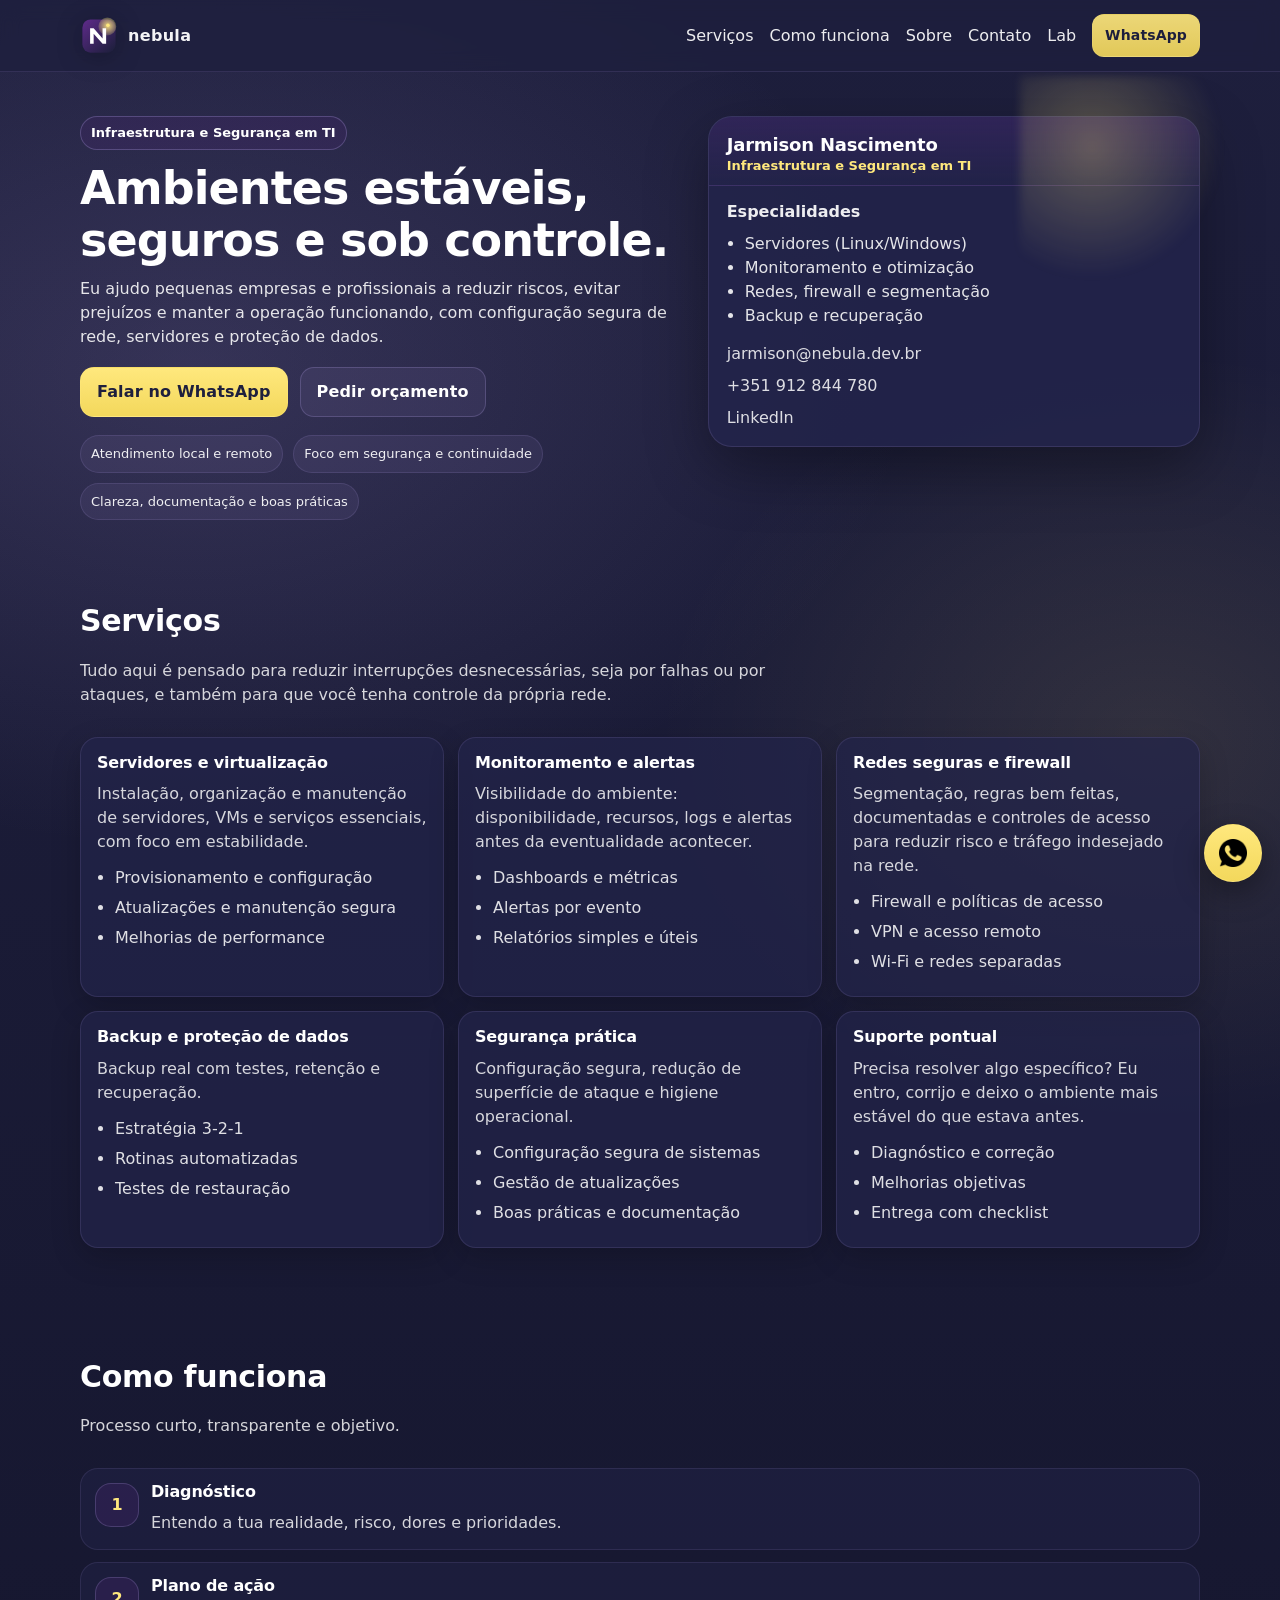
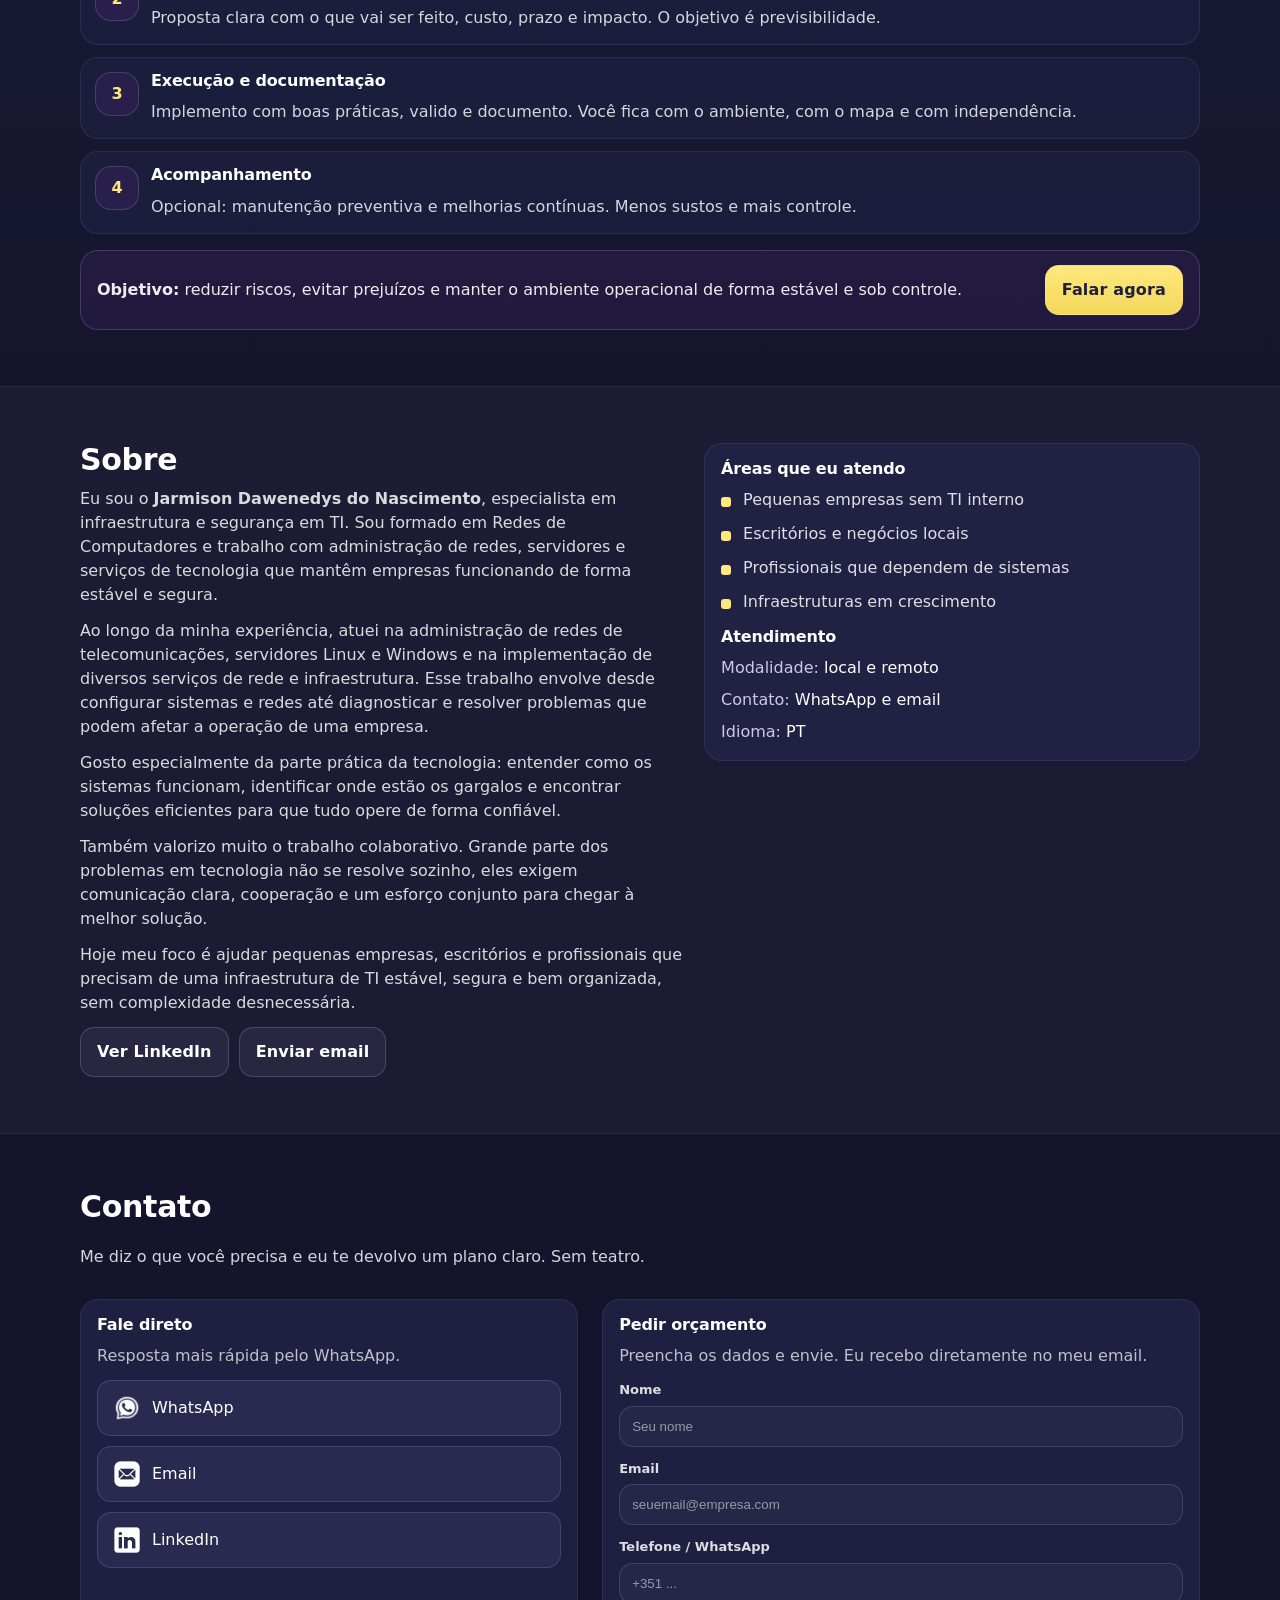
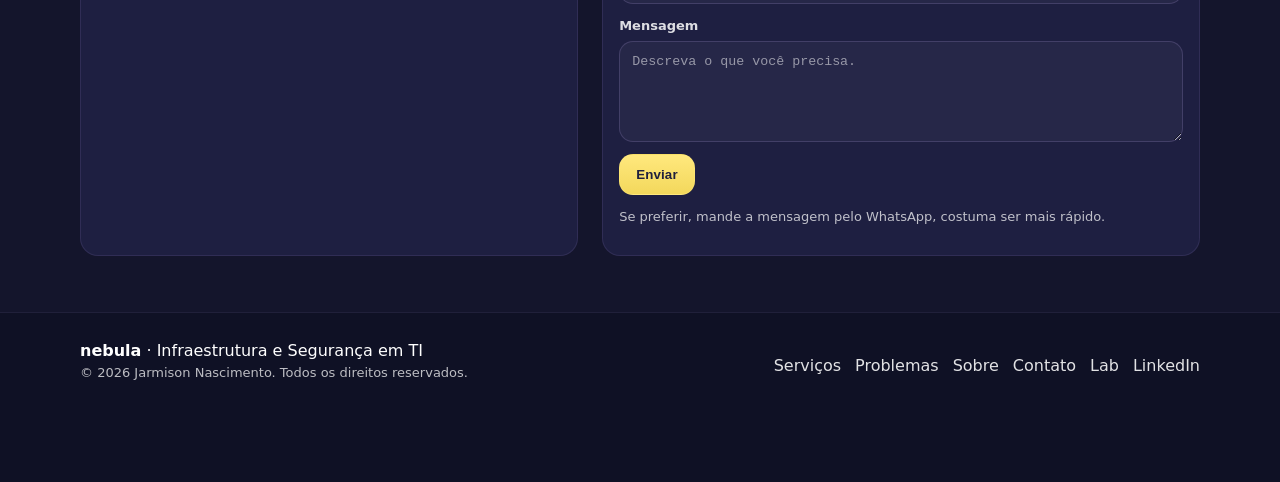
<file: index.html>
<!doctype html>
  <html lang="pt-PT">
  <head>
    <meta charset="utf-8" />
    <meta name="viewport" content="width=device-width, initial-scale=1" />
    <title>Jarmison Nascimento — Infraestrutura e Segurança em TI</title>
    <meta name="description" content="Infraestrutura e Segurança em TI para pequenas empresas e profissionais: redes, servidores, backup, proteção de dados, monitoramento e configuração segura. Atendimento local e remoto." />
    <meta name="robots" content="index,follow" />
    <meta name="author" content="Jarmison Nascimento" />
    <meta name="theme-color" content="#1E1F3D" />
    <meta name="keywords" content="infraestrutura TI, segurança TI, servidores, redes, firewall, backup, monitoramento, suporte técnico, pequenas empresas, Portugal" />
    <link rel="canonical" href="https://jarmis0n.github.io/nebula-site/" />

    <meta property="og:locale" content="pt_PT" />
    <meta property="og:type" content="website" />
    <meta property="og:title" content="Jarmison Nascimento — Infraestrutura e Segurança em TI" />
    <meta property="og:description" content="Soluções seguras e eficientes para pequenas empresas e profissionais. Atendimento local e remoto." />
    <meta property="og:url" content="https://jarmis0n.github.io/nebula-site/" />
    <meta property="og:site_name" content="Nebula" />
    <meta property="og:image" content="https://jarmis0n.github.io/nebula-site/og-image.png" />

    <meta name="twitter:card" content="summary_large_image" />
    <meta name="twitter:title" content="Jarmison Nascimento — Infraestrutura e Segurança em TI" />
    <meta name="twitter:description" content="Soluções seguras e eficientes para pequenas empresas e profissionais." />
    <meta name="twitter:image" content="https://jarmis0n.github.io/nebula-site/og-image.png" />

    <link rel="icon" type="image/svg+xml" href="icons/favicon.svg" />
    <link rel="stylesheet" href="styles.css" />

    <script type="application/ld+json">
    {
      "@context": "https://schema.org",
      "@type": "ProfessionalService",
      "name": "Jarmison Nascimento - Infraestrutura e Segurança em TI",
      "description": "Serviços de infraestrutura e segurança em TI para pequenas empresas e profissionais.",
      "email": "jarmison@nebula.dev.br",
      "telephone": "+351912844780",
      "url": "https://jarmis0n.github.io/nebula-site/",
      "areaServed": "Portugal",
      "sameAs": [
        "https://www.linkedin.com/in/jarmison-dawenedys/"
      ]
    }
    </script>
  </head>

  <body>
    <a class="skip-link" href="#conteudo">Saltar para o conteúdo</a>

    <header class="site-header">
      <nav class="nav container" aria-label="Navegação principal">
        <a class="brand" href="#inicio" aria-label="Nebula - início">
          <img class="brand__logo" src="icons/logo-nebula.svg" alt="" aria-hidden="true" />
          <span class="brand__text">nebula</span>
        </a>

        <button class="nav__toggle" aria-label="Abrir menu" aria-expanded="false" type="button">
          <span class="nav__toggle-lines" aria-hidden="true"></span>
        </button>

        <div class="nav__links" data-nav-links>
          <a href="#servicos">Serviços</a>
          <a href="#como-funciona">Como funciona</a>
          <a href="#sobre">Sobre</a>
          <a href="#contato">Contato</a>
          <a href="lab/">Lab</a>
          <a class="btn btn--small btn--primary" href="https://wa.me/351912844780" target="_blank" rel="noopener">
            WhatsApp
          </a>
        </div>
      </nav>
    </header>

    <main id="conteudo">
      <section id="inicio" class="hero">
        <div class="container hero__grid">
          <div class="hero__content">
            <p class="kicker">Infraestrutura e Segurança em TI</p>
            <h1>Ambientes estáveis, seguros e sob controle.</h1>
            <p class="lead">
              Eu ajudo pequenas empresas e profissionais a reduzir riscos, evitar prejuízos e manter a operação funcionando, com configuração segura de rede, servidores e proteção de dados.
            </p>

            <div class="hero__cta">
              <a class="btn btn--primary" href="https://wa.me/351912844780" target="_blank" rel="noopener">
                Falar no WhatsApp
              </a>
              <a class="btn btn--ghost" href="#contato">
                Pedir orçamento
              </a>
            </div>

            <ul class="badges" aria-label="Destaques">
              <li>Atendimento local e remoto</li>
              <li>Foco em segurança e continuidade</li>
              <li>Clareza, documentação e boas práticas</li>
            </ul>
          </div>

          <div class="hero__card" aria-label="Resumo rápido">
            <div class="card">
              <div class="card__top">
                <h2 class="card__title">Jarmison Nascimento</h2>
                <p class="card__subtitle">Infraestrutura e Segurança em TI</p>
              </div>

              <div class="card__body">
                <div class="mini-list">
                  <p><strong>Especialidades</strong></p>
                  <ul>
                    <li>Servidores (Linux/Windows)</li>
                    <li>Monitoramento e otimização</li>
                    <li>Redes, firewall e segmentação</li>
                    <li>Backup e recuperação</li>
                  </ul>
                </div>

                <div class="contact-mini">
                  <a href="mailto:jarmison@nebula.dev.br">jarmison@nebula.dev.br</a>
                  <a href="https://wa.me/351912844780" target="_blank" rel="noopener">+351 912 844 780</a>
                  <a href="https://www.linkedin.com/in/jarmison-dawenedys/" target="_blank" rel="noopener">LinkedIn</a>
                </div>
              </div>
            </div>

            <div class="glow" aria-hidden="true"></div>
          </div>
        </div>
      </section>

      <section id="servicos" class="section">
        <div class="container">
          <div class="section__head">
            <h2>Serviços</h2>
            <p>
              Tudo aqui é pensado para reduzir interrupções desnecessárias, seja por falhas ou por ataques, e também para que você tenha controle da própria rede.
            </p>
          </div>

          <div class="grid grid--3">
            <article class="feature">
              <h3>Servidores e virtualização</h3>
              <p>Instalação, organização e manutenção de servidores, VMs e serviços essenciais, com foco em estabilidade.</p>
              <ul class="feature__bullets">
                <li>Provisionamento e configuração</li>
                <li>Atualizações e manutenção segura</li>
                <li>Melhorias de performance</li>
              </ul>
            </article>

            <article class="feature">
              <h3>Monitoramento e alertas</h3>
              <p>Visibilidade do ambiente: disponibilidade, recursos, logs e alertas antes da eventualidade acontecer.</p>
              <ul class="feature__bullets">
                <li>Dashboards e métricas</li>
                <li>Alertas por evento</li>
                <li>Relatórios simples e úteis</li>
              </ul>
            </article>

            <article class="feature">
              <h3>Redes seguras e firewall</h3>
              <p>Segmentação, regras bem feitas, documentadas e controles de acesso para reduzir risco e tráfego indesejado na rede.</p>
              <ul class="feature__bullets">
                <li>Firewall e políticas de acesso</li>
                <li>VPN e acesso remoto</li>
                <li>Wi-Fi e redes separadas</li>
              </ul>
            </article>

            <article class="feature">
              <h3>Backup e proteção de dados</h3>
              <p>Backup real com testes, retenção e recuperação.</p>
              <ul class="feature__bullets">
                <li>Estratégia 3-2-1</li>
                <li>Rotinas automatizadas</li>
                <li>Testes de restauração</li>
              </ul>
            </article>

            <article class="feature">
              <h3>Segurança prática</h3>
              <p>Configuração segura, redução de superfície de ataque e higiene operacional.</p>
              <ul class="feature__bullets">
                <li>Configuração segura de sistemas</li>
                <li>Gestão de atualizações</li>
                <li>Boas práticas e documentação</li>
              </ul>
            </article>

            <article class="feature">
              <h3>Suporte pontual</h3>
              <p>Precisa resolver algo específico? Eu entro, corrijo e deixo o ambiente mais estável do que estava antes.</p>
              <ul class="feature__bullets">
                <li>Diagnóstico e correção</li>
                <li>Melhorias objetivas</li>
                <li>Entrega com checklist</li>
              </ul>
            </article>
          </div>
        </div>
      </section>

      <section id="como-funciona" class="section">
        <div class="container">
          <div class="section__head">
            <h2>Como funciona</h2>
            <p>Processo curto, transparente e objetivo.</p>
          </div>

          <div class="steps">
            <div class="step">
              <div class="step__num">1</div>
              <div class="step__content">
                <h3>Diagnóstico</h3>
                <p>Entendo a tua realidade, risco, dores e prioridades.</p>
              </div>
            </div>

            <div class="step">
              <div class="step__num">2</div>
              <div class="step__content">
                <h3>Plano de ação</h3>
                <p>Proposta clara com o que vai ser feito, custo, prazo e impacto. O objetivo é previsibilidade.</p>
              </div>
            </div>

            <div class="step">
              <div class="step__num">3</div>
              <div class="step__content">
                <h3>Execução e documentação</h3>
                <p>Implemento com boas práticas, valido e documento. Você fica com o ambiente, com o mapa e com independência.</p>
              </div>
            </div>

            <div class="step">
              <div class="step__num">4</div>
              <div class="step__content">
                <h3>Acompanhamento</h3>
                <p>Opcional: manutenção preventiva e melhorias contínuas. Menos sustos e mais controle.</p>
              </div>
            </div>
          </div>

          <div class="callout">
            <p><strong>Objetivo:</strong> reduzir riscos, evitar prejuízos e manter o ambiente operacional de forma estável e sob controle.</p>
            <a class="btn btn--primary" href="https://wa.me/351912844780" target="_blank" rel="noopener">Falar agora</a>
          </div>
        </div>
      </section>

      <section id="sobre" class="section section--alt">
        <div class="container about">
          <div class="about__text">
            <h2>Sobre</h2>
        <p>
          Eu sou o <strong>Jarmison Dawenedys do Nascimento</strong>, especialista em infraestrutura e segurança em TI. 
          Sou formado em Redes de Computadores e trabalho com administração de redes, servidores e 
          serviços de tecnologia que mantêm empresas funcionando de forma estável e segura.
        </p>
        <p>
          Ao longo da minha experiência, atuei na administração de redes de telecomunicações, 
          servidores Linux e Windows e na implementação de diversos serviços de rede e infraestrutura. 
          Esse trabalho envolve desde configurar sistemas e redes até diagnosticar e resolver problemas 
          que podem afetar a operação de uma empresa.
        </p>
        <p>
          Gosto especialmente da parte prática da tecnologia: entender como os sistemas funcionam, 
          identificar onde estão os gargalos e encontrar soluções eficientes para que tudo opere 
          de forma confiável.
        </p>
        <p>
          Também valorizo muito o trabalho colaborativo. Grande parte dos problemas em tecnologia 
          não se resolve sozinho, eles exigem comunicação clara, cooperação e um esforço conjunto 
          para chegar à melhor solução.
        </p>
        <p>
          Hoje meu foco é ajudar pequenas empresas, escritórios e profissionais que precisam de 
          uma infraestrutura de TI estável, segura e bem organizada, sem complexidade desnecessária.
        </p>

            <div class="about__links">
              <a class="btn btn--ghost" href="https://www.linkedin.com/in/jarmison-dawenedys/" target="_blank" rel="noopener">
                Ver LinkedIn
              </a>
              <a class="btn btn--ghost" href="mailto:jarmison@nebula.dev.br">
                Enviar email
              </a>
            </div>
          </div>

          <div class="about__panel">
            <div class="panel">
              <h3>Áreas que eu atendo</h3>
              <ul class="checklist">
                <li>Pequenas empresas sem TI interno</li>
                <li>Escritórios e negócios locais</li>
                <li>Profissionais que dependem de sistemas</li>
                <li>Infraestruturas em crescimento</li>
              </ul>

              <h3 class="mt">Atendimento</h3>
              <ul class="meta">
                <li><span>Modalidade:</span> local e remoto</li>
                <li><span>Contato:</span> WhatsApp e email</li>
                <li><span>Idioma:</span> PT</li>
              </ul>
            </div>
          </div>
        </div>
      </section>

      <section id="contato" class="section">
    <div class="container">

      <div class="section__head">
        <h2>Contato</h2>
        <p>Me diz o que você precisa e eu te devolvo um plano claro. Sem teatro.</p>
      </div>

      <div class="contact-grid">

        <div class="contact-card">
          <h3>Fale direto</h3>
          <p class="muted">Resposta mais rápida pelo WhatsApp.</p>

          <div class="contact-actions">
            <a class="contact-link" href="https://wa.me/351912844780" target="_blank">
              <img src="icons/icons8-whatsapp-64.png" alt="">
              <span>WhatsApp</span>
            </a>

            <a class="contact-link" href="mailto:jarmison@nebula.dev.br">
              <img src="icons/icons8-email-50.png" alt="">
              <span>Email</span>
            </a>

            <a class="contact-link" href="https://www.linkedin.com/in/jarmison-dawenedys/" target="_blank">
              <img src="icons/icons8-linkedin-50.png" alt="">
              <span>LinkedIn</span>
            </a>
          </div>
        </div>

        <form class="form" id="contact-form" action="https://formspree.io/f/mjgakaqd" method="POST">
          <h3>Pedir orçamento</h3>
          <p class="muted">Preencha os dados e envie. Eu recebo diretamente no meu email.</p>

          <label>
            <span>Nome</span>
            <input name="nome" type="text" autocomplete="name" placeholder="Seu nome" required />
          </label>

          <label>
            <span>Email</span>
            <input name="email" type="email" autocomplete="email" placeholder="seuemail@empresa.com" required />
          </label>

          <label>
            <span>Telefone / WhatsApp</span>
            <input name="telefone" type="text" autocomplete="tel" placeholder="+351 ..." />
          </label>

          <label>
            <span>Mensagem</span>
            <textarea name="mensagem" rows="5" placeholder="Descreva o que você precisa." required></textarea>
          </label>

          <input type="hidden" name="_subject" value="Novo pedido de orçamento pelo site Nebula" />
          <input type="text" name="_gotcha" class="hidden-field" tabindex="-1" autocomplete="off" />

          <button class="btn btn--primary" type="submit">Enviar</button>

          <p id="form-status" class="muted small" aria-live="polite"></p>

          <p class="muted small">
            Se preferir, mande a mensagem pelo WhatsApp, costuma ser mais rápido.
          </p>
        </form>

      </div>
    </div>
  </section>
    </main>

    <a class="whatsapp-float" href="https://wa.me/351912844780" target="_blank">
      <img src="icons/whatsapp-icon.png" alt="WhatsApp">
    </a>

    <footer class="footer">
      <div class="container footer__grid">
        <div>
          <p class="footer__brand"><strong>nebula</strong> · Infraestrutura e Segurança em TI</p>
          <p class="muted small">© <span id="year"></span> Jarmison Nascimento. Todos os direitos reservados.</p>
        </div>

        <div class="footer__links">
          <a href="#servicos">Serviços</a>
          <a href="#problemas">Problemas</a>
          <a href="#sobre">Sobre</a>
          <a href="#contato">Contato</a>
          <a href="lab/">Lab</a>
          <a href="https://www.linkedin.com/in/jarmison-dawenedys/" target="_blank" rel="noopener">LinkedIn</a>
        </div>
      </div>
    </footer>

    <script>
      document.getElementById('year').textContent = new Date().getFullYear();

      const toggle = document.querySelector('.nav__toggle');
      const links = document.querySelector('[data-nav-links]');
      toggle?.addEventListener('click', () => {
        const open = links.classList.toggle('is-open');
        toggle.setAttribute('aria-expanded', open ? 'true' : 'false');
      });

      const form = document.getElementById('contact-form');
      const statusEl = document.getElementById('form-status');

      form?.addEventListener('submit', async (e) => {
        e.preventDefault();
        statusEl.textContent = 'Enviando...';

        const data = new FormData(form);

        try {
          const response = await fetch(form.action, {
            method: 'POST',
            body: data,
            headers: {
              'Accept': 'application/json'
            }
          });

          if (response.ok) {
            form.reset();
            statusEl.textContent = 'Mensagem enviada com sucesso. Vou responder em breve.';
          } else {
            statusEl.textContent = 'Erro ao enviar. Tente novamente ou use WhatsApp.';
          }
        } catch (error) {
          statusEl.textContent = 'Falha de conexão. Use WhatsApp ou email.';
        }
      });
    </script>
  </body>
  </html>
</file>
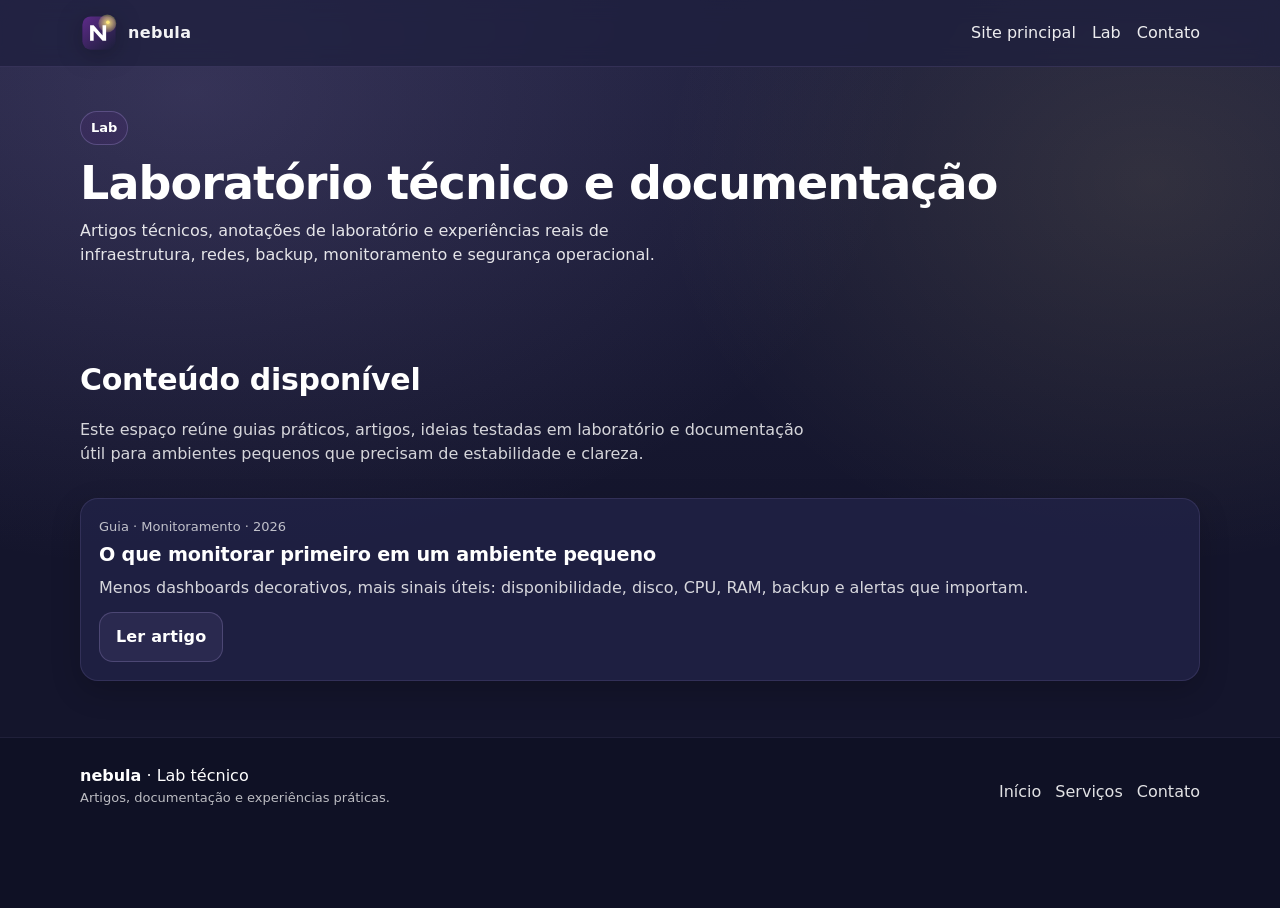
<file: lab/index.html>
<!doctype html>
<html lang="pt-PT">
<head>
  <meta charset="utf-8" />
  <meta name="viewport" content="width=device-width, initial-scale=1" />
  <title>Lab — Jarmison Nascimento</title>
  <meta name="description" content="Artigos técnicos, anotações de laboratório e experiências reais de infraestrutura, redes, backup, monitoramento e segurança operacional." />
  <meta name="robots" content="index,follow" />
  <meta name="theme-color" content="#1E1F3D" />
  <link rel="canonical" href="https://jarmis0n.github.io/nebula-site/lab/" />

  <meta property="og:locale" content="pt_PT" />
  <meta property="og:type" content="website" />
  <meta property="og:title" content="Lab — Jarmison Nascimento" />
  <meta property="og:description" content="Artigos técnicos, anotações de laboratório e experiências reais de infraestrutura." />
  <meta property="og:url" content="https://jarmis0n.github.io/nebula-site/lab/" />
  <meta property="og:site_name" content="Nebula" />
  <meta property="og:image" content="https://jarmis0n.github.io/nebula-site/og-image.png" />

  <meta name="twitter:card" content="summary_large_image" />
  <meta name="twitter:title" content="Lab — Jarmison Nascimento" />
  <meta name="twitter:description" content="Artigos técnicos, anotações de laboratório e experiências reais de infraestrutura." />
  <meta name="twitter:image" content="https://jarmis0n.github.io/nebula-site/og-image.png" />

  <link rel="icon" type="image/svg+xml" href="../favicon.svg" />
  <link rel="stylesheet" href="../styles.css" />
</head>
<body>
  <header class="site-header">
    <nav class="nav container" aria-label="Navegação principal">
      <a class="brand" href="../index.html" aria-label="Nebula - início">
        <img class="brand__logo" src="../logo-nebula.svg" alt="" aria-hidden="true" />
        <span class="brand__text">nebula</span>
      </a>

      <button class="nav__toggle" aria-label="Abrir menu" aria-expanded="false" type="button">
        <span class="nav__toggle-lines" aria-hidden="true"></span>
      </button>

      <div class="nav__links" data-nav-links>
        <a href="../index.html">Site principal</a>
        <a href="./">Lab</a>
        <a href="../index.html#contato">Contato</a>
      </div>
    </nav>
  </header>

  <main>
    <section class="hero">
      <div class="container">
        <p class="kicker">Lab</p>
        <h1>Laboratório técnico e documentação</h1>
        <p class="lead">
          Artigos técnicos, anotações de laboratório e experiências reais de infraestrutura, redes, backup, monitoramento e segurança operacional.
        </p>
      </div>
    </section>

    <section class="section">
      <div class="container">
        <div class="section__head">
          <h2>Conteúdo disponível</h2>
          <p>
            Este espaço reúne guias práticos, artigos, ideias testadas em laboratório e documentação útil para ambientes pequenos que precisam de estabilidade e clareza.
          </p>
        </div>

        <div class="lab-list">
      

          <article class="post-card">
            <div class="post-card__meta">Guia · Monitoramento · 2026</div>
            <h3>O que monitorar primeiro em um ambiente pequeno</h3>
            <p>
              Menos dashboards decorativos, mais sinais úteis: disponibilidade, disco, CPU, RAM, backup e alertas que importam.
            </p>
            <div class="post-card__actions">
              <a class="btn btn--ghost" href="posts/monitoramento-ambiente-pequeno.html">Ler artigo</a>
            </div>
          </article>

          
        </div>
      </div>
    </section>
  </main>

  <footer class="footer">
    <div class="container footer__grid">
      <div>
        <p class="footer__brand"><strong>nebula</strong> · Lab técnico</p>
        <p class="muted small">Artigos, documentação e experiências práticas.</p>
      </div>

      <div class="footer__links">
        <a href="../index.html">Início</a>
        <a href="../index.html#servicos">Serviços</a>
        <a href="../index.html#contato">Contato</a>
      </div>
    </div>
  </footer>

  <script>
    const toggle = document.querySelector('.nav__toggle');
    const links = document.querySelector('[data-nav-links]');
    toggle?.addEventListener('click', () => {
      const open = links.classList.toggle('is-open');
      toggle.setAttribute('aria-expanded', open ? 'true' : 'false');
    });
  </script>
</body>
</html>
</file>
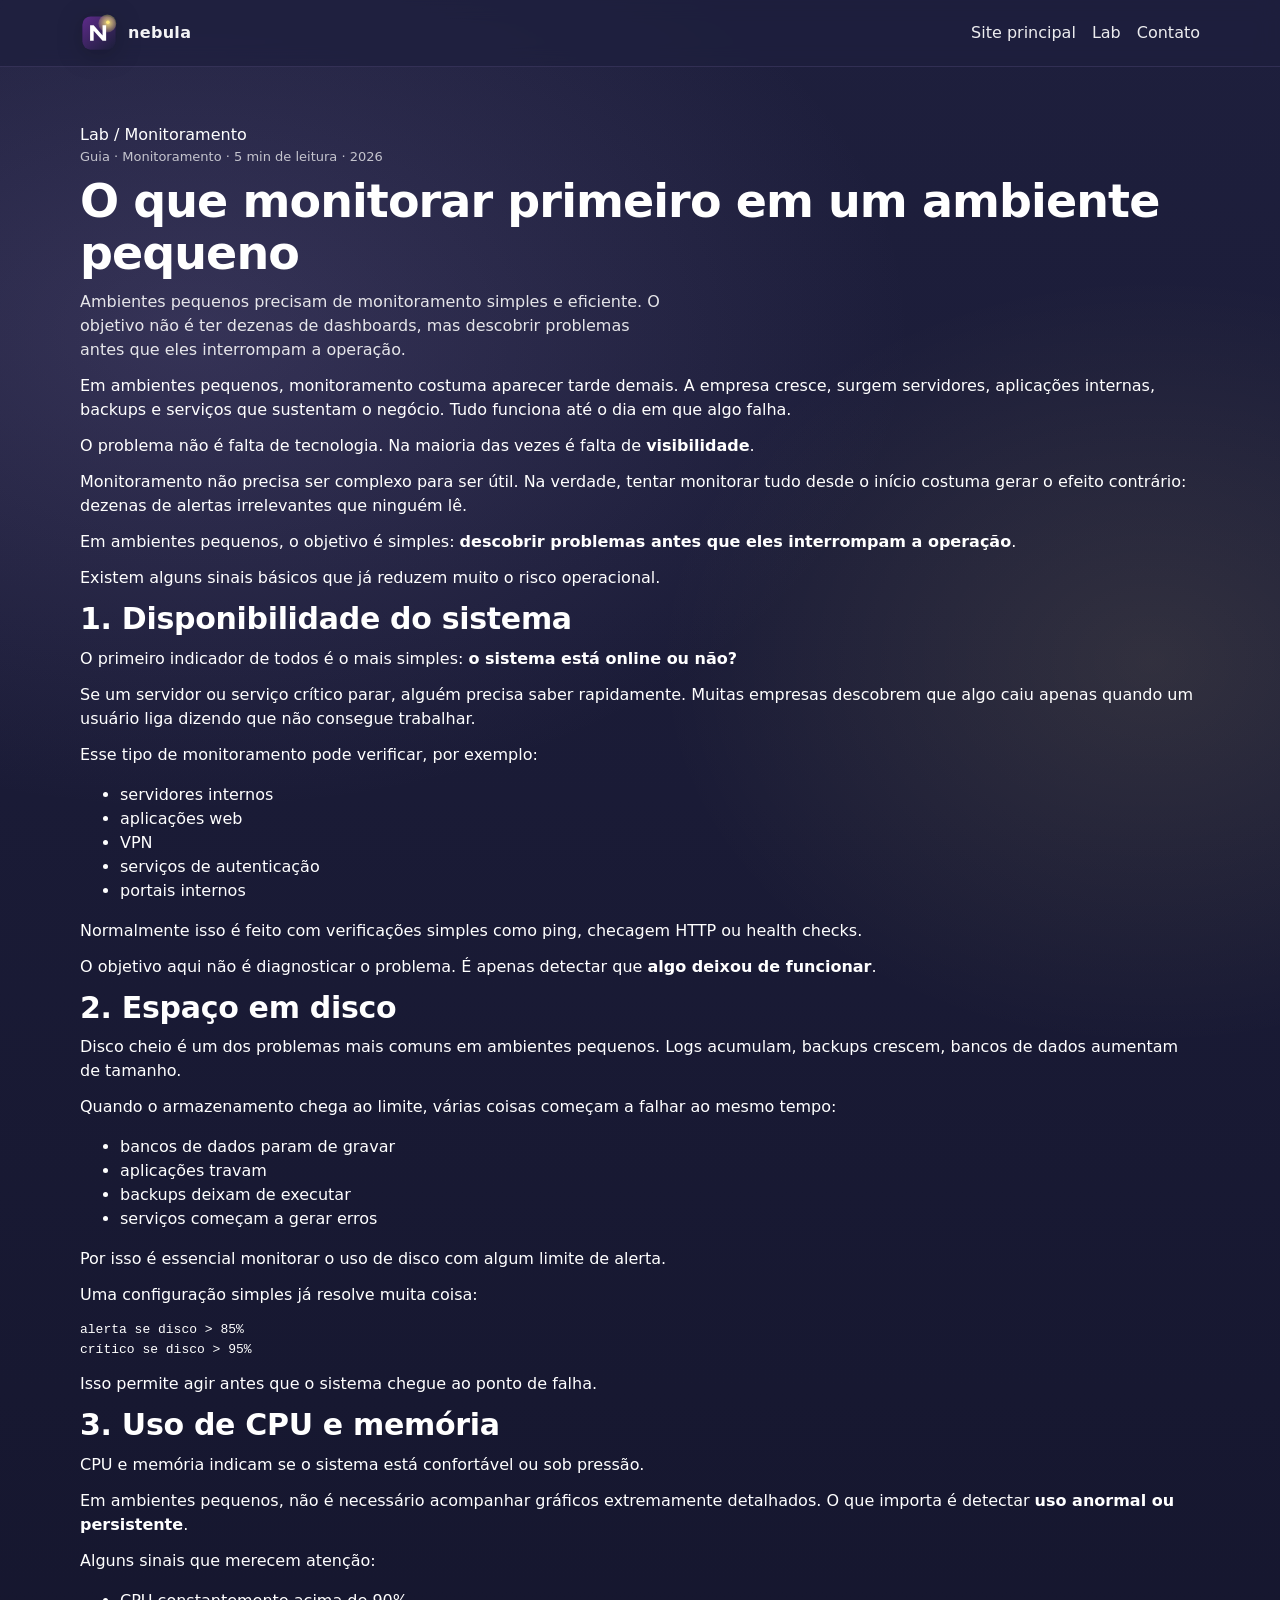
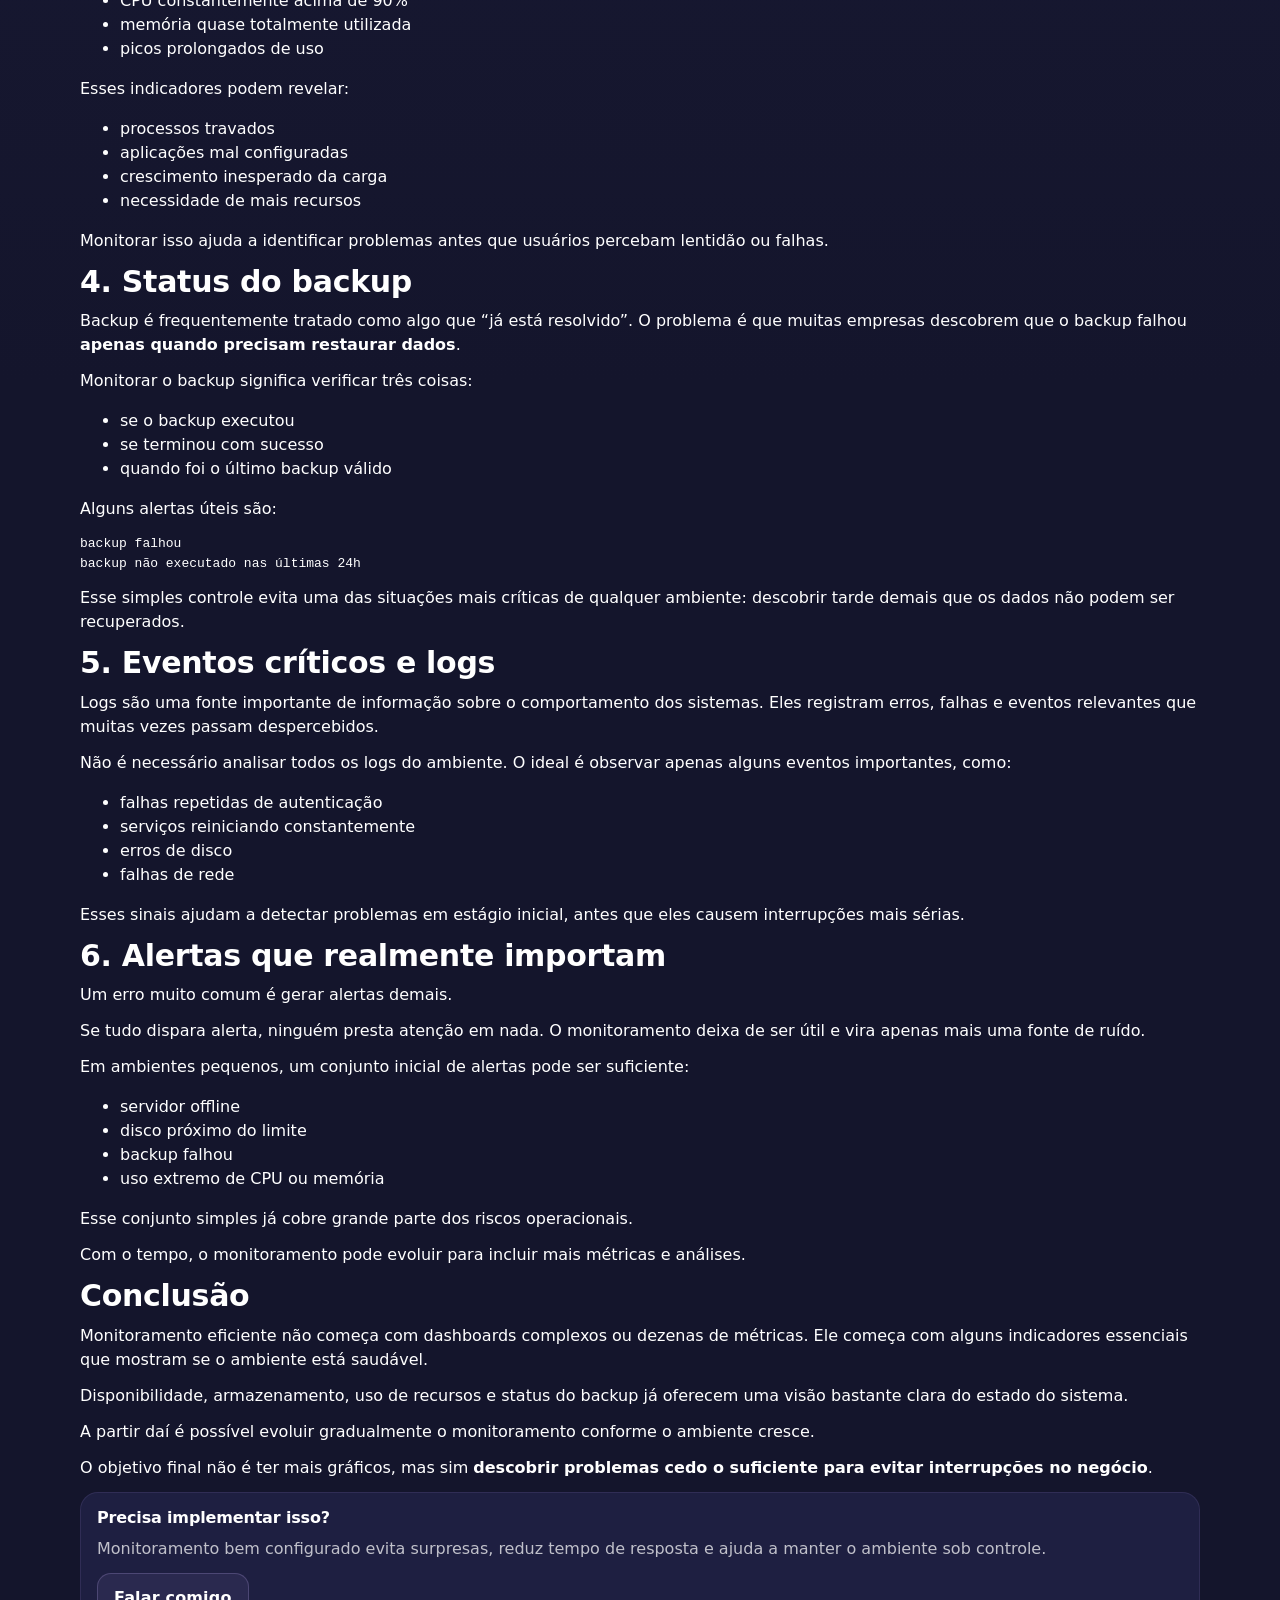
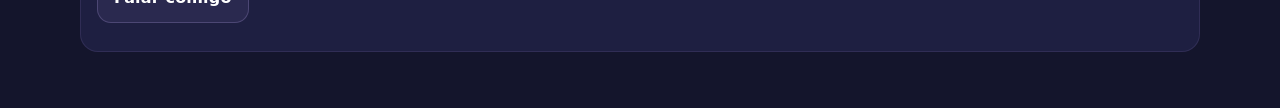
<file: lab/posts/monitoramento-ambiente-pequeno.html>
<!doctype html>
<html lang="pt-PT">
<head>
  <meta charset="utf-8" />
  <meta name="viewport" content="width=device-width, initial-scale=1" />

  <title>O que monitorar primeiro em um ambiente pequeno — Lab</title>

  <meta name="description" content="Guia prático sobre o que monitorar primeiro em ambientes pequenos: disponibilidade, disco, CPU, memória, backup e eventos críticos." />
  <meta name="robots" content="index,follow" />
  <meta name="theme-color" content="#1E1F3D" />

  <link rel="canonical" href="https://jarmis0n.github.io/nebula-site/lab/posts/monitoramento-ambiente-pequeno.html" />

  <meta property="og:locale" content="pt_PT" />
  <meta property="og:type" content="article" />
  <meta property="og:title" content="O que monitorar primeiro em um ambiente pequeno" />
  <meta property="og:description" content="Um guia prático para monitorar disponibilidade, armazenamento, recursos e backup em ambientes pequenos." />
  <meta property="og:url" content="https://jarmis0n.github.io/nebula-site/lab/posts/monitoramento-ambiente-pequeno.html" />
  <meta property="og:site_name" content="Nebula" />
  <meta property="og:image" content="https://jarmis0n.github.io/nebula-site/og-image.png" />

  <meta name="twitter:card" content="summary_large_image" />
  <meta name="twitter:title" content="O que monitorar primeiro em um ambiente pequeno" />
  <meta name="twitter:description" content="Um guia prático para monitorar disponibilidade, armazenamento, recursos e backup em ambientes pequenos." />
  <meta name="twitter:image" content="https://jarmis0n.github.io/nebula-site/og-image.png" />

  <link rel="icon" type="image/svg+xml" href="../../favicon.svg" />
  <link rel="stylesheet" href="../../styles.css" />
</head>

<body>

  <header class="site-header">
    <nav class="nav container" aria-label="Navegação principal">
      <a class="brand" href="../../index.html" aria-label="Nebula - início">
        <img class="brand__logo" src="../../logo-nebula.svg" alt="" aria-hidden="true" />
        <span class="brand__text">nebula</span>
      </a>

      <button class="nav__toggle" aria-label="Abrir menu" aria-expanded="false" type="button">
        <span class="nav__toggle-lines" aria-hidden="true"></span>
      </button>

      <div class="nav__links" data-nav-links>
        <a href="../../index.html">Site principal</a>
        <a href="../index.html">Lab</a>
        <a href="../../index.html#contato">Contato</a>
      </div>
    </nav>
  </header>

  <main class="section">
    <div class="container article-layout">

      <article class="article-panel">

        <div class="breadcrumb">
          <a href="../index.html">Lab</a> / Monitoramento
        </div>

        <div class="post-card__meta">Guia · Monitoramento · 5 min de leitura · 2026</div>

        <h1>O que monitorar primeiro em um ambiente pequeno</h1>

        <p class="lead">
          Ambientes pequenos precisam de monitoramento simples e eficiente. O objetivo não é ter dezenas de dashboards, mas descobrir problemas antes que eles interrompam a operação.
        </p>

        <p>
          Em ambientes pequenos, monitoramento costuma aparecer tarde demais. A empresa cresce, surgem servidores, aplicações internas, backups e serviços que sustentam o negócio. Tudo funciona até o dia em que algo falha.
        </p>

        <p>
          O problema não é falta de tecnologia. Na maioria das vezes é falta de <strong>visibilidade</strong>.
        </p>

        <p>
          Monitoramento não precisa ser complexo para ser útil. Na verdade, tentar monitorar tudo desde o início costuma gerar o efeito contrário: dezenas de alertas irrelevantes que ninguém lê.
        </p>

        <p>
          Em ambientes pequenos, o objetivo é simples: <strong>descobrir problemas antes que eles interrompam a operação</strong>.
        </p>

        <p>
          Existem alguns sinais básicos que já reduzem muito o risco operacional.
        </p>

        <h2>1. Disponibilidade do sistema</h2>

        <p>
          O primeiro indicador de todos é o mais simples: <strong>o sistema está online ou não?</strong>
        </p>

        <p>
          Se um servidor ou serviço crítico parar, alguém precisa saber rapidamente. Muitas empresas descobrem que algo caiu apenas quando um usuário liga dizendo que não consegue trabalhar.
        </p>

        <p>
          Esse tipo de monitoramento pode verificar, por exemplo:
        </p>

        <ul class="article-bullets">
          <li>servidores internos</li>
          <li>aplicações web</li>
          <li>VPN</li>
          <li>serviços de autenticação</li>
          <li>portais internos</li>
        </ul>

        <p>
          Normalmente isso é feito com verificações simples como ping, checagem HTTP ou health checks.
        </p>

        <p>
          O objetivo aqui não é diagnosticar o problema. É apenas detectar que <strong>algo deixou de funcionar</strong>.
        </p>

        <h2>2. Espaço em disco</h2>

        <p>
          Disco cheio é um dos problemas mais comuns em ambientes pequenos. Logs acumulam, backups crescem, bancos de dados aumentam de tamanho.
        </p>

        <p>
          Quando o armazenamento chega ao limite, várias coisas começam a falhar ao mesmo tempo:
        </p>

        <ul class="article-bullets">
          <li>bancos de dados param de gravar</li>
          <li>aplicações travam</li>
          <li>backups deixam de executar</li>
          <li>serviços começam a gerar erros</li>
        </ul>

        <p>
          Por isso é essencial monitorar o uso de disco com algum limite de alerta.
        </p>

        <p>
          Uma configuração simples já resolve muita coisa:
        </p>

        <pre><code>alerta se disco &gt; 85%
crítico se disco &gt; 95%</code></pre>

        <p>
          Isso permite agir antes que o sistema chegue ao ponto de falha.
        </p>

        <h2>3. Uso de CPU e memória</h2>

        <p>
          CPU e memória indicam se o sistema está confortável ou sob pressão.
        </p>

        <p>
          Em ambientes pequenos, não é necessário acompanhar gráficos extremamente detalhados. O que importa é detectar <strong>uso anormal ou persistente</strong>.
        </p>

        <p>
          Alguns sinais que merecem atenção:
        </p>

        <ul class="article-bullets">
          <li>CPU constantemente acima de 90%</li>
          <li>memória quase totalmente utilizada</li>
          <li>picos prolongados de uso</li>
        </ul>

        <p>
          Esses indicadores podem revelar:
        </p>

        <ul class="article-bullets">
          <li>processos travados</li>
          <li>aplicações mal configuradas</li>
          <li>crescimento inesperado da carga</li>
          <li>necessidade de mais recursos</li>
        </ul>

        <p>
          Monitorar isso ajuda a identificar problemas antes que usuários percebam lentidão ou falhas.
        </p>

        <h2>4. Status do backup</h2>

        <p>
          Backup é frequentemente tratado como algo que “já está resolvido”. O problema é que muitas empresas descobrem que o backup falhou <strong>apenas quando precisam restaurar dados</strong>.
        </p>

        <p>
          Monitorar o backup significa verificar três coisas:
        </p>

        <ul class="article-bullets">
          <li>se o backup executou</li>
          <li>se terminou com sucesso</li>
          <li>quando foi o último backup válido</li>
        </ul>

        <p>
          Alguns alertas úteis são:
        </p>

        <pre><code>backup falhou
backup não executado nas últimas 24h</code></pre>

        <p>
          Esse simples controle evita uma das situações mais críticas de qualquer ambiente: descobrir tarde demais que os dados não podem ser recuperados.
        </p>

        <h2>5. Eventos críticos e logs</h2>

        <p>
          Logs são uma fonte importante de informação sobre o comportamento dos sistemas. Eles registram erros, falhas e eventos relevantes que muitas vezes passam despercebidos.
        </p>

        <p>
          Não é necessário analisar todos os logs do ambiente. O ideal é observar apenas alguns eventos importantes, como:
        </p>

        <ul class="article-bullets">
          <li>falhas repetidas de autenticação</li>
          <li>serviços reiniciando constantemente</li>
          <li>erros de disco</li>
          <li>falhas de rede</li>
        </ul>

        <p>
          Esses sinais ajudam a detectar problemas em estágio inicial, antes que eles causem interrupções mais sérias.
        </p>

        <h2>6. Alertas que realmente importam</h2>

        <p>
          Um erro muito comum é gerar alertas demais.
        </p>

        <p>
          Se tudo dispara alerta, ninguém presta atenção em nada. O monitoramento deixa de ser útil e vira apenas mais uma fonte de ruído.
        </p>

        <p>
          Em ambientes pequenos, um conjunto inicial de alertas pode ser suficiente:
        </p>

        <ul class="article-bullets">
          <li>servidor offline</li>
          <li>disco próximo do limite</li>
          <li>backup falhou</li>
          <li>uso extremo de CPU ou memória</li>
        </ul>

        <p>
          Esse conjunto simples já cobre grande parte dos riscos operacionais.
        </p>

        <p>
          Com o tempo, o monitoramento pode evoluir para incluir mais métricas e análises.
        </p>

        <h2>Conclusão</h2>

        <p>
          Monitoramento eficiente não começa com dashboards complexos ou dezenas de métricas. Ele começa com alguns indicadores essenciais que mostram se o ambiente está saudável.
        </p>

        <p>
          Disponibilidade, armazenamento, uso de recursos e status do backup já oferecem uma visão bastante clara do estado do sistema.
        </p>

        <p>
          A partir daí é possível evoluir gradualmente o monitoramento conforme o ambiente cresce.
        </p>

        <p>
          O objetivo final não é ter mais gráficos, mas sim <strong>descobrir problemas cedo o suficiente para evitar interrupções no negócio</strong>.
        </p>

      </article>

      <aside class="panel sidebar-box">
        <h3>Precisa implementar isso?</h3>

        <p class="muted">
          Monitoramento bem configurado evita surpresas, reduz tempo de resposta e ajuda a manter o ambiente sob controle.
        </p>

        <p>
          <a class="btn btn--ghost" href="../../index.html#contato">
            Falar comigo
          </a>
        </p>
      </aside>

    </div>
  </main>

  <script>
    const toggle = document.querySelector('.nav__toggle');
    const links = document.querySelector('[data-nav-links]');
    toggle?.addEventListener('click', () => {
      const open = links.classList.toggle('is-open');
      toggle.setAttribute('aria-expanded', open ? 'true' : 'false');
    });
  </script>

</body>
</html>
</file>
<file: styles.css>
:root{
  --bg: #1E1F3D;
  --bg2: #14152C;
  --panel: #23244A;
  --text: #FFFFFF;
  --muted: #CFC7E6;
  --line: #3B3C6B;
  --primary: #5B2A86;
  --secondary: #9B8ACA;
  --accent: #FFE87D;
  --shadow: 0 20px 60px rgba(0,0,0,.35);
  --radius: 18px;
  --radius2: 24px;
}

*{ box-sizing:border-box; }
html{ scroll-behavior:smooth; }
body{
  margin:0;
  font-family: ui-sans-serif, system-ui, -apple-system, Segoe UI, Roboto, Helvetica, Arial, "Apple Color Emoji","Segoe UI Emoji";
  background:
    radial-gradient(1200px 800px at 15% 10%, rgba(155,138,202,.20), transparent 60%),
    radial-gradient(900px 700px at 90% 20%, rgba(255,232,125,.10), transparent 55%),
    linear-gradient(180deg, var(--bg), var(--bg2) 60%);
  color: var(--text);
  line-height:1.5;
}

a{ color:inherit; text-decoration:none; }
a:hover{ text-decoration:none; color: var(--accent); }
p{ margin:0 0 12px; }
h1,h2,h3{ margin:0 0 10px; line-height:1.15; }
h1{ font-size: clamp(32px, 4vw, 46px); letter-spacing:-.02em; }
h2{ font-size: clamp(22px, 2.4vw, 30px); letter-spacing:-.01em; }
h3{ font-size: 16px; letter-spacing:-.01em; }

.container{
  width:min(1120px, calc(100% - 40px));
  margin-inline:auto;
}

.skip-link{
  position:absolute;
  left:-9999px;
  top:auto;
  width:1px;
  height:1px;
  overflow:hidden;
}
.skip-link:focus{
  left:20px;
  top:20px;
  width:auto;
  height:auto;
  padding:10px 14px;
  background:var(--text);
  color:var(--bg);
  border-radius:12px;
  z-index:9999;
}

.site-header{
  position:sticky;
  top:0;
  z-index:100;
  backdrop-filter: blur(10px);
  background: rgba(30,31,61,.72);
  border-bottom: 1px solid rgba(155,138,202,.16);
}
.nav{
  display:flex;
  align-items:center;
  justify-content:space-between;
  padding:14px 0;
  gap:14px;
}

.brand{
  display:flex;
  align-items:center;
  gap:10px;
  font-weight:700;
  letter-spacing:.02em;
}
.brand__logo{
  width:38px;
  height:38px;
  display:block;
  filter: drop-shadow(0 4px 12px rgba(0,0,0,.25));
}
.brand__text{ text-transform:lowercase; opacity:.95; }

.nav__links{
  display:flex;
  align-items:center;
  gap:16px;
}
.nav__links a{
  opacity:.92;
}
.nav__links a:hover{
  opacity:1;
}

.nav__toggle{
  display:none;
  background: transparent;
  border:1px solid rgba(155,138,202,.25);
  border-radius:14px;
  padding:10px 12px;
  color: var(--text);
}
.nav__toggle-lines{
  display:block;
  width:22px;
  height:2px;
  background: var(--text);
  position:relative;
}
.nav__toggle-lines::before,
.nav__toggle-lines::after{
  content:"";
  position:absolute;
  left:0;
  width:22px;
  height:2px;
  background: var(--text);
}
.nav__toggle-lines::before{ top:-7px; }
.nav__toggle-lines::after{ top:7px; }

.btn{
  display:inline-flex;
  align-items:center;
  justify-content:center;
  gap:10px;
  padding:12px 16px;
  border-radius: 14px;
  border:1px solid transparent;
  font-weight:650;
  letter-spacing:.01em;
  transition: transform .08s ease, opacity .08s ease, background .12s ease, border-color .12s ease, filter .12s ease;
}
.btn:active{ transform: translateY(1px); }
.btn--small{ padding:10px 12px; border-radius:12px; font-size:14px; }

.btn--primary{
  background: linear-gradient(180deg, #FFE87D, #f3d85c);
  color: #1E1F3D;
  border-color: rgba(255,232,125,.35);
}
.btn--primary:hover{
  filter: brightness(1.03);
}

.btn--ghost{
  background: rgba(155,138,202,.10);
  border-color: rgba(155,138,202,.30);
  color: var(--text);
}
.btn--ghost:hover{
  background: rgba(155,138,202,.16);
}

.hero{
  padding: 44px 0 28px;
}
.hero__grid{
  display:grid;
  grid-template-columns: 1.1fr .9fr;
  gap: 26px;
  align-items: stretch;
}
.kicker{
  display:inline-flex;
  gap:10px;
  align-items:center;
  padding:6px 10px;
  border-radius:999px;
  background: rgba(91,42,134,.18);
  border:1px solid rgba(155,138,202,.35);
  color: var(--text);
  font-weight:650;
  font-size:13px;
  margin-bottom:12px;
}
.lead{
  color: rgba(255,255,255,.88);
  font-size: 16px;
  max-width: 58ch;
}
.hero__cta{
  display:flex;
  gap:12px;
  margin-top: 18px;
  flex-wrap:wrap;
}
.badges{
  list-style:none;
  padding:0;
  margin: 18px 0 0;
  display:flex;
  gap:10px;
  flex-wrap:wrap;
}
.badges li{
  padding:8px 10px;
  border-radius: 999px;
  background: rgba(155,138,202,.10);
  border:1px solid rgba(155,138,202,.18);
  color: rgba(255,255,255,.92);
  font-size: 13px;
}

.hero__card{
  position:relative;
}
.card{
  position:relative;
  background: rgba(35,36,74,.88);
  border:1px solid rgba(155,138,202,.18);
  border-radius: var(--radius2);
  box-shadow: var(--shadow);
  overflow:hidden;
}
.card__top{
  padding: 18px 18px 10px;
  border-bottom:1px solid rgba(155,138,202,.12);
  background: linear-gradient(180deg, rgba(91,42,134,.25), transparent);
}
.card__title{ font-size: 18px; margin:0; }
.card__subtitle{
  margin:0;
  color: var(--accent);
  font-weight:650;
  font-size: 13px;
}
.card__body{ padding: 14px 18px 16px; }
.mini-list p{ margin: 0 0 8px; color: rgba(255,255,255,.92); }
.mini-list ul{
  margin:0 0 14px;
  padding-left: 18px;
  color: rgba(255,255,255,.88);
}
.contact-mini{
  display:flex;
  flex-direction:column;
  gap:8px;
}
.contact-mini a{
  color: rgba(255,255,255,.92);
  opacity:.92;
}
.contact-mini a:hover{ opacity:1; }

.glow{
  position:absolute;
  inset: -40px -60px auto auto;
  width: 240px;
  height: 240px;
  background: radial-gradient(circle at 30% 30%, rgba(255,232,125,.28), transparent 55%);
  filter: blur(4px);
  pointer-events:none;
}

.section{
  padding: 56px 0;
}
.section--alt{
  background: rgba(255,255,255,.03);
  border-top: 1px solid rgba(155,138,202,.10);
  border-bottom: 1px solid rgba(155,138,202,.10);
}
.section__head{
  display:grid;
  gap:10px;
  margin-bottom: 18px;
}
.section__head p{ color: rgba(255,255,255,.82); max-width: 74ch; }

.grid{
  display:grid;
  gap:14px;
}
.grid--3{
  grid-template-columns: repeat(3, 1fr);
}

.feature, .problem-card{
  background: rgba(35,36,74,.70);
  border:1px solid rgba(155,138,202,.16);
  border-radius: var(--radius);
  padding: 16px;
  box-shadow: 0 10px 30px rgba(0,0,0,.20);
}
.feature p, .problem-card p{ color: rgba(255,255,255,.82); }
.feature__bullets{
  margin: 10px 0 0;
  padding-left: 18px;
  color: rgba(255,255,255,.86);
}
.feature__bullets li{ margin: 6px 0; }

.problems-grid{
  display:grid;
  grid-template-columns: repeat(3, 1fr);
  gap:14px;
}

.steps{
  display:grid;
  gap:12px;
}
.step{
  display:grid;
  grid-template-columns: 44px 1fr;
  gap:12px;
  align-items:flex-start;
  background: rgba(35,36,74,.48);
  border:1px solid rgba(155,138,202,.14);
  border-radius: var(--radius);
  padding: 14px;
}
.step__num{
  width: 44px;
  height: 44px;
  display:grid;
  place-items:center;
  border-radius: 16px;
  background: rgba(91,42,134,.22);
  border:1px solid rgba(155,138,202,.28);
  color: var(--accent);
  font-weight:800;
}
.step__content p{ color: rgba(255,255,255,.82); margin: 0; }

.callout{
  margin-top: 16px;
  display:flex;
  align-items:center;
  justify-content:space-between;
  gap:12px;
  padding: 14px 16px;
  border-radius: var(--radius);
  background: rgba(91,42,134,.20);
  border:1px solid rgba(155,138,202,.28);
}
.callout p{ margin:0; color: rgba(255,255,255,.92); }

.about{
  display:grid;
  grid-template-columns: 1.1fr .9fr;
  gap: 18px;
  align-items: start;
}
.about__text p{ color: rgba(255,255,255,.84); }
.about__links{ display:flex; gap:10px; flex-wrap:wrap; margin-top: 10px; }

.panel{
  background: rgba(35,36,74,.70);
  border:1px solid rgba(155,138,202,.14);
  border-radius: var(--radius);
  padding: 16px;
}
.checklist{
  list-style:none;
  padding:0;
  margin: 10px 0 0;
  display:grid;
  gap:10px;
}
.checklist li{
  position:relative;
  padding-left: 22px;
  color: rgba(255,255,255,.86);
}
.checklist li::before{
  content:"";
  position:absolute;
  left:0;
  top:.55em;
  width: 10px;
  height: 10px;
  border-radius: 3px;
  background: var(--accent);
}
.meta{
  list-style:none;
  padding:0;
  margin: 10px 0 0;
  display:grid;
  gap:8px;
}
.meta span{ color: var(--muted); }

.contact-grid{
  display:grid;
  grid-template-columns: 1fr 1.2fr;
  gap: 24px;
  align-items:start;
}

.contact-card{
  background: rgba(35,36,74,.70);
  border:1px solid rgba(155,138,202,.14);
  border-radius: var(--radius);
  padding: 16px;
  height: 100%;
}

.contact-actions{
  display:grid;
  gap:10px;
  margin-top: 12px;
}

.contact-link{
  display:flex;
  align-items:center;
  gap:10px;
  padding:12px 14px;
  border-radius:14px;
  background: rgba(155,138,202,.10);
  border:1px solid rgba(155,138,202,.25);
  transition:background .15s ease;
}

.contact-link:hover{
  background: rgba(155,138,202,.18);
}

.contact-link img{
  width:30px;
  height:30px;
}

.form{
  background: rgba(35,36,74,.70);
  border:1px solid rgba(155,138,202,.14);
  border-radius: var(--radius);
  padding: 16px;
  margin-top: 0;
}

@media (max-width: 900px){
  .contact-grid{
    grid-template-columns: 1fr;
  }
}

label{ display:grid; gap:6px; margin-bottom: 12px; }
label span{ color: rgba(255,255,255,.85); font-weight:650; font-size: 13px; }
input, textarea{
  width:100%;
  padding: 12px 12px;
  border-radius: 14px;
  border:1px solid rgba(155,138,202,.24);
  background: rgba(255,255,255,.04);
  color: var(--text);
  outline:none;
}
input::placeholder, textarea::placeholder{
  color: rgba(255,255,255,.52);
}
input:focus, textarea:focus{
  border-color: rgba(255,232,125,.65);
  box-shadow: 0 0 0 4px rgba(255,232,125,.12);
}
.hidden-field{
  display:none !important;
}
.muted{ color: rgba(255,255,255,.72); }
.small{ font-size: 13px; }
.mt{ margin-top: 14px; }

.whatsapp-float{
  position: fixed;
  right: 18px;
  bottom: 18px;
  width: 58px;
  height: 58px;
  border-radius: 50%;
  display: grid;
  place-items: center;
  font-weight: 800;
  font-size: 22px;
  background: linear-gradient(180deg, #FFE87D, #f3d85c);
  color: #1E1F3D;
  box-shadow: 0 10px 30px rgba(0,0,0,.35);
  border: 1px solid rgba(255,232,125,.45);
  z-index: 120;
}
.whatsapp-float img{
  width:28px;
  height:28px;
}
.whatsapp-float:hover{
  transform: translateY(-1px);
  filter: brightness(1.03);
}

.footer{
  padding: 26px 0 88px;
  border-top: 1px solid rgba(155,138,202,.12);
  background: rgba(8,9,24,.35);
}
.footer__grid{
  display:flex;
  align-items:center;
  justify-content:space-between;
  gap: 14px;
  flex-wrap:wrap;
}
.footer__links{
  display:flex;
  gap: 14px;
  flex-wrap:wrap;
}
.footer__links a{ opacity:.88; }
.footer__links a:hover{ opacity:1; }
.footer__brand{ margin:0; }

@media (max-width: 980px){
  .hero__grid{ grid-template-columns: 1fr; }
  .about{ grid-template-columns: 1fr; }
  .grid--3, .problems-grid{ grid-template-columns: 1fr 1fr; }
  .contact-grid{ grid-template-columns: 1fr; }
}

@media (max-width: 720px){
  .nav__toggle{ display:inline-flex; }
  .nav__links{
    position:absolute;
    top: 60px;
    right: 20px;
    left: 20px;
    display:none;
    flex-direction:column;
    align-items:stretch;
    gap:10px;
    padding: 14px;
    border-radius: 18px;
    background: rgba(30,31,61,.96);
    border:1px solid rgba(155,138,202,.18);
    box-shadow: var(--shadow);
  }
  .nav__links.is-open{ display:flex; }
  .grid--3, .problems-grid{ grid-template-columns: 1fr; }
  .callout{ flex-direction:column; align-items:flex-start; }
}

.lab-list{
  display:grid;
  gap:18px;
  margin-top:20px;
}

.post-card{
  background: rgba(35,36,74,.70);
  border:1px solid rgba(155,138,202,.16);
  border-radius:18px;
  padding:18px;
  box-shadow:0 10px 30px rgba(0,0,0,.20);
  transition:transform .15s ease, box-shadow .15s ease;
}

.post-card:hover{
  transform:translateY(-3px);
  box-shadow:0 14px 36px rgba(0,0,0,.25);
}

.post-card__meta{
  font-size:13px;
  color: rgba(255,255,255,.72);
  margin-bottom:8px;
}

.post-card h3{
  margin:6px 0 10px;
  font-size:1.2rem;
}

.post-card p{
  color: rgba(255,255,255,.82);
}

.post-card__actions{
  margin-top:12px;
}
</file>
